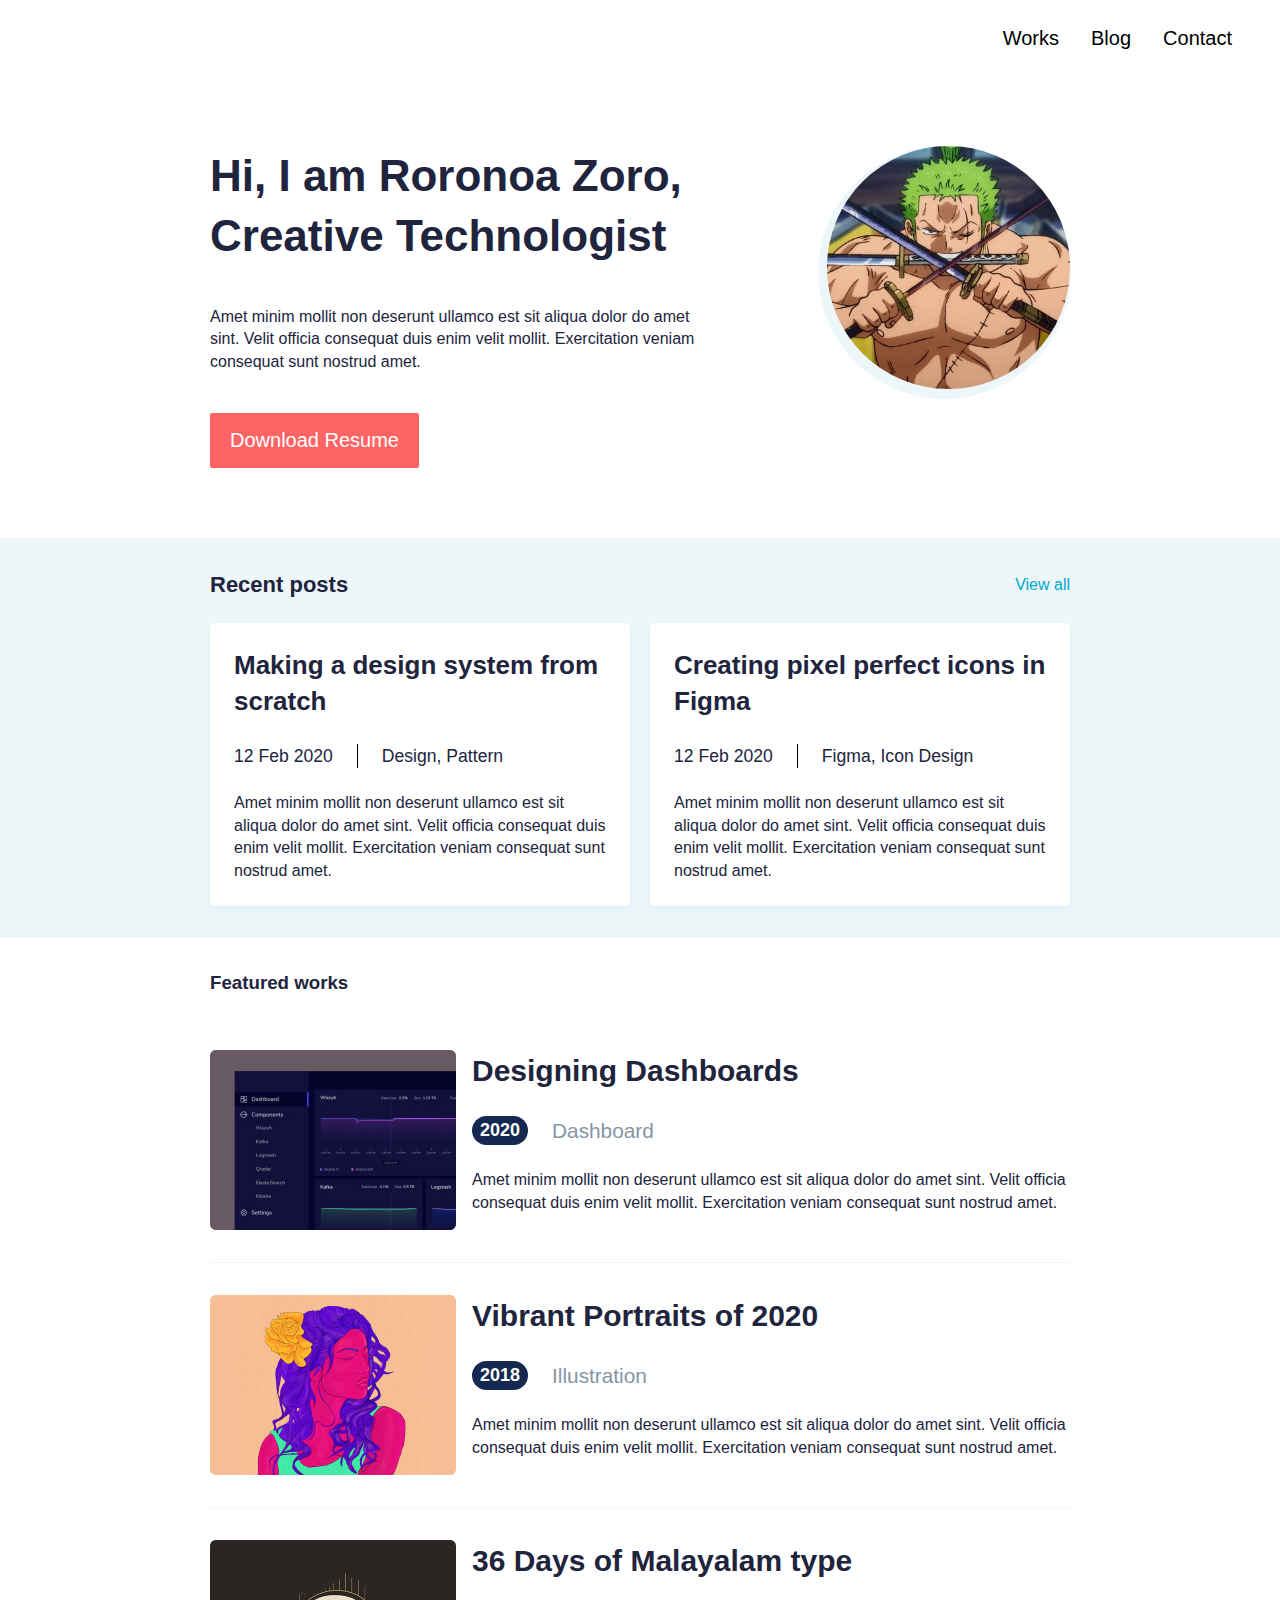
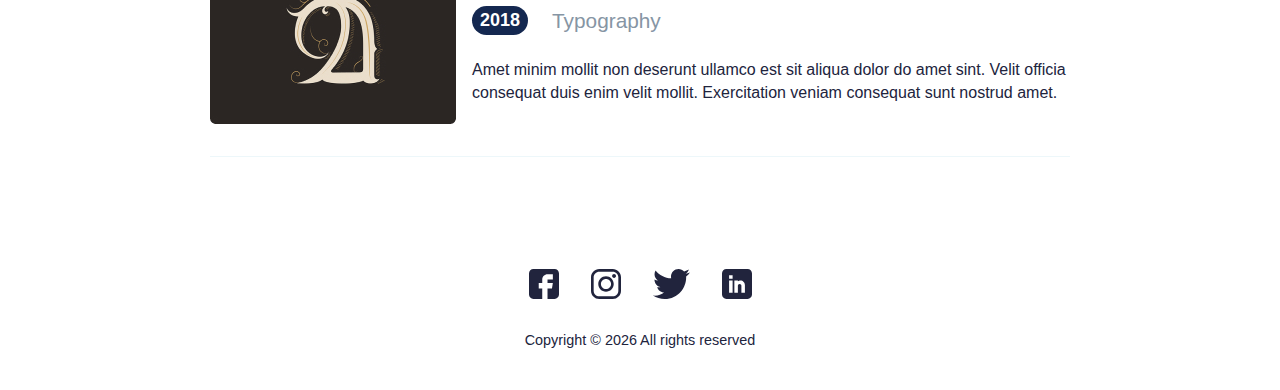
<file: index.html>
<!DOCTYPE html>
<html lang="en">
  <head>
    <meta charset="UTF-8" />
    <meta http-equiv="X-UA-Compatible" content="IE=edge" />
    <meta name="viewport" content="width=device-width, initial-scale=1.0" />
    <title>Portfolio</title>
    <link rel="stylesheet" href="assets/css/style.css" />
  </head>

  <body>
    <header class="header">
      <nav>
        <ul>
          <li>
            <a href="../laslessVPN/dist/index.html"> Works </a>
          </li>
          <li>
            <a href="#"> Blog </a>
          </li>
          <li>
            <a href="#"> Contact </a>
          </li>
        </ul>
      </nav>
    </header>
    <main>
      <!--Hero-->
      <section class="hero">
        <div class="container">
          <div class="left">
            <h1>
              Hi, I am Roronoa Zoro,<br />
              Creative Technologist
            </h1>
            <p>
              Amet minim mollit non deserunt ullamco est sit aliqua dolor do
              amet sint. Velit officia consequat duis enim velit mollit.
              Exercitation veniam consequat sunt nostrud amet.
            </p>
            <button class="btn">Download Resume</button>
          </div>
          <div class="right">
            <img src="assets/images/zoro.jpg" width="800" alt="" />
          </div>
        </div>
      </section>
      <!--Recent posts-->

      <section class="content-section recent-posts">
        <div class="container">
          <header>
            <h4>Recent posts</h4>
            <a href="">View all</a>
          </header>
          <div class="posts">
            <article>
              <h3>Making a design system from scratch</h3>
              <div class="meta">
                <span class="date">12 Feb 2020</span>
                <span class="tags">Design, Pattern</span>
              </div>
              <p>
                Amet minim mollit non deserunt ullamco est sit aliqua dolor do
                amet sint. Velit officia consequat duis enim velit mollit.
                Exercitation veniam consequat sunt nostrud amet.
              </p>
            </article>
            <article>
              <h3>Creating pixel perfect icons in Figma</h3>
              <div class="meta">
                <span class="date">12 Feb 2020</span>
                <span class="tags">Figma, Icon Design</span>
              </div>
              <p>
                Amet minim mollit non deserunt ullamco est sit aliqua dolor do
                amet sint. Velit officia consequat duis enim velit mollit.
                Exercitation veniam consequat sunt nostrud amet.
              </p>
            </article>
          </div>
        </div>
      </section>
      <section class="content-section">
        <div class="container">
          <header>
            <h3>Featured works</h3>
          </header>
          <div class="works">
            <article>
              <img src="assets/images/design.jpg" alt="work" />
              <div class="content">
                <h3>Designing Dashboards</h3>
                <div class="meta">
                  <span class="date">2020</span>
                  <span class="category">Dashboard</span>
                </div>
                <p>
                  Amet minim mollit non deserunt ullamco est sit aliqua dolor do
                  amet sint. Velit officia consequat duis enim velit mollit.
                  Exercitation veniam consequat sunt nostrud amet.
                </p>
              </div>
            </article>
            <article>
              <img src="assets/images/work.png" alt="work" />
              <div class="content">
                <h3>Vibrant Portraits of 2020</h3>
                <div class="meta">
                  <span class="date">2018</span>
                  <span class="category">Illustration</span>
                </div>
                <p>
                  Amet minim mollit non deserunt ullamco est sit aliqua dolor do
                  amet sint. Velit officia consequat duis enim velit mollit.
                  Exercitation veniam consequat sunt nostrud amet.
                </p>
              </div>
            </article>
            <article>
              <img src="assets/images/36day.jpg" alt="work" />
              <div class="content">
                <h3>36 Days of Malayalam type</h3>
                <div class="meta">
                  <span class="date">2018</span>
                  <span class="category">Typography</span>
                </div>
                <p>
                  Amet minim mollit non deserunt ullamco est sit aliqua dolor do
                  amet sint. Velit officia consequat duis enim velit mollit.
                  Exercitation veniam consequat sunt nostrud amet.
                </p>
              </div>
            </article>
          </div>
        </div>
      </section>
    </main>
    <footer class="footer">
      <ul class="social-icons">
        <li>
          <a href="https://facebook.com" target="_blank"
            ><img src="assets/images/facebook.svg" alt="facebook"
          /></a>
        </li>
        <li>
          <a href=""
            ><img src="assets/images/instagram.svg" alt="instagram"
          /></a>
        </li>
        <li>
          <a href=""><img src="assets/images/twitter.svg" alt="twitter" /></a>
        </li>
        <li>
          <a href=""><img src="assets/images/Linkedin.svg" alt="Linkedin" /></a>
        </li>
      </ul>
      <p class="copyright">
        Copyright ©
        <script>
          document.write(new Date().getFullYear());
        </script>
        All rights reserved
      </p>
    </footer>
  </body>
</html>
</file>
<file: assets/css/style.css>
:root {
  --primary: #ff6464;
  --secondary: #00a8cc;
  --light: #edf7fa;
  --dark: #21243d;
}

* {
  padding: 0;
  margin: 0;
  box-sizing: border-box;
}

html {
  font-family: -apple-system, BlinkMacSystemFont, "Segoe UI", Roboto, Helvetica,
    Arial, sans-serif, "Apple Color Emoji", "Segoe UI Emoji", "Segoe UI Symbol";
  font-size: 16px;
  color: var(--dark);
  line-height: 1.4;
}

.container {
  width: 860px;
  margin-left: auto;
  margin-right: auto;
}

/* header */
.header {
  padding-left: 2rem;
  padding-right: 2rem;
  display: flex;
  align-items: center;
  justify-content: flex-end;
}

.header nav ul {
  list-style: none;
  display: flex;
}

.header nav ul li a {
  display: flex;
  padding: 1.5rem 1rem;
  text-decoration: none;
  font-size: 1.25rem;
  color: black;
}

.header nav ul li a:hover {
  color: var(--primary);
}

/* hero */
.hero {
  padding-top: 70px;
  padding-bottom: 70px;
}

.hero .container {
  display: flex;
}

.hero h1 {
  font-size: 44px;
  font-weight: bold;
  line-height: 60px;
  margin-bottom: 40px;
}

.hero .left {
  flex-grow: 1;
}

.hero p {
  max-width: 497px;
  margin-bottom: 40px;
}

.hero img {
  width: 243px;
  height: 243px;
  border-radius: 50%;
  object-fit: cover;
  box-shadow: -4px 5px 0px 5px var(--light);
}

.btn {
  border: 0;
  padding: 1rem 1.25rem;
  font-size: 1.25rem;
  cursor: pointer;
  border-radius: 2px;
  background-color: var(--primary);
  color: white;
}

.btn:hover {
  background-color: rgba(255, 100, 100, 0.8);
}

.content-section {
  padding-top: 2rem;
  padding-bottom: 2rem;
}

.content-section header {
  display: flex;
  justify-content: space-between;
  align-items: center;
  margin-bottom: 22px;
}

.content-section header h4 {
  font-size: 22px;
}

.content-section header a {
  color: var(--secondary);
  text-decoration: none;
}

/* recent posts */
.recent-posts {
  background-color: var(--light);
}
.posts {
  display: grid;
  grid-template-columns: 1fr 1fr;
  grid-gap: 20px;
}

.posts article {
  padding: 24px;
  background-color: #ffffff;
  box-shadow: 0px 4px 10px rgba(187, 225, 250, 0.25);
  border-radius: 4px;
}

.posts article h3 {
  font-size: 26px;
  margin-bottom: 24px;
}
.posts article .meta {
  display: flex;
  font-size: 1.1rem;
  margin-bottom: 24px;
}

.posts article .meta .date {
  margin-right: 24px;
}

.posts article .meta .tags {
  padding-left: 24px;
  border-left: 1px solid black;
}

.works {
    display: flex;
    flex-direction: column;
  }
  
  .works article {
    display: flex;
    padding-top: 2rem;
    padding-bottom: 2rem;
  }
  
  .works article  {
    border-bottom: 1px solid var(--light);
  }
  
  .works article > img {
    margin-right: 1rem;
  }
  
  .works article .content {
    display: flex;
    flex-direction: column;
  }
  
  .works article .content h3 {
    font-size: 30px;
    margin-bottom: 24px;
  }
  
  .works article .content .meta {
    display: flex;
    font-size: 18px;
    margin-bottom: 24px;
  }
  
  .works article .content .meta span + span {
    margin-left: 24px;
  }
  
  .works article .content .meta .date {
    background-color: #142850;
    font-weight: bold;
    padding: 2px 8px;
    color: white;
    border-radius: 16px;
  }
  
  .works article .content .meta .category {
    font-size: 1.3rem;
    color: #8695a4;
  }

  .footer{
    display: flex;
    padding-top: 40px;
    padding-bottom: 40px;
    margin-top: 40px;
    flex-direction: column;
    align-items: center;
    justify-content: center;
  }
  .footer .social-icons{
    list-style: none;
    display: flex;
    margin-bottom: 24px;
  }

  .footer .social-icons li a{
   padding: 1rem;
  }

  .footer .copyright{
    font-size: 0.9rem;
   }
</file>
